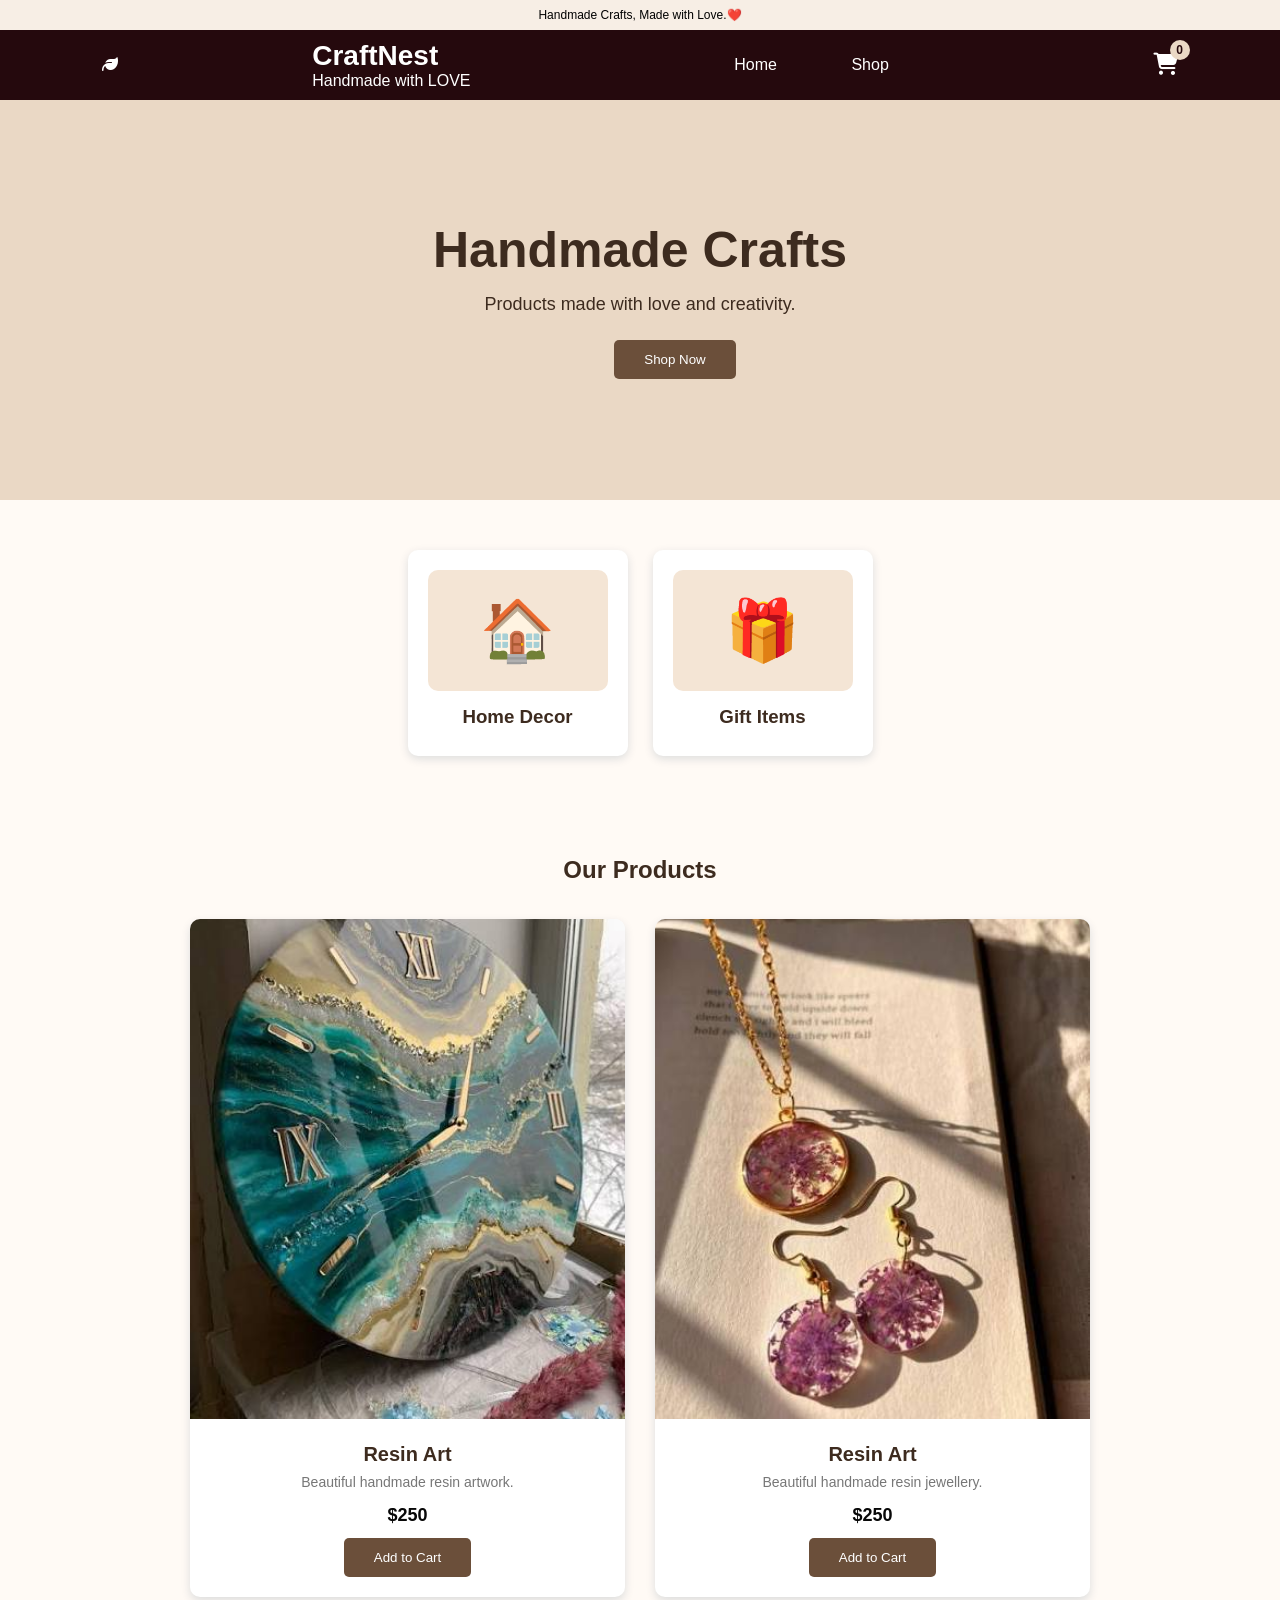
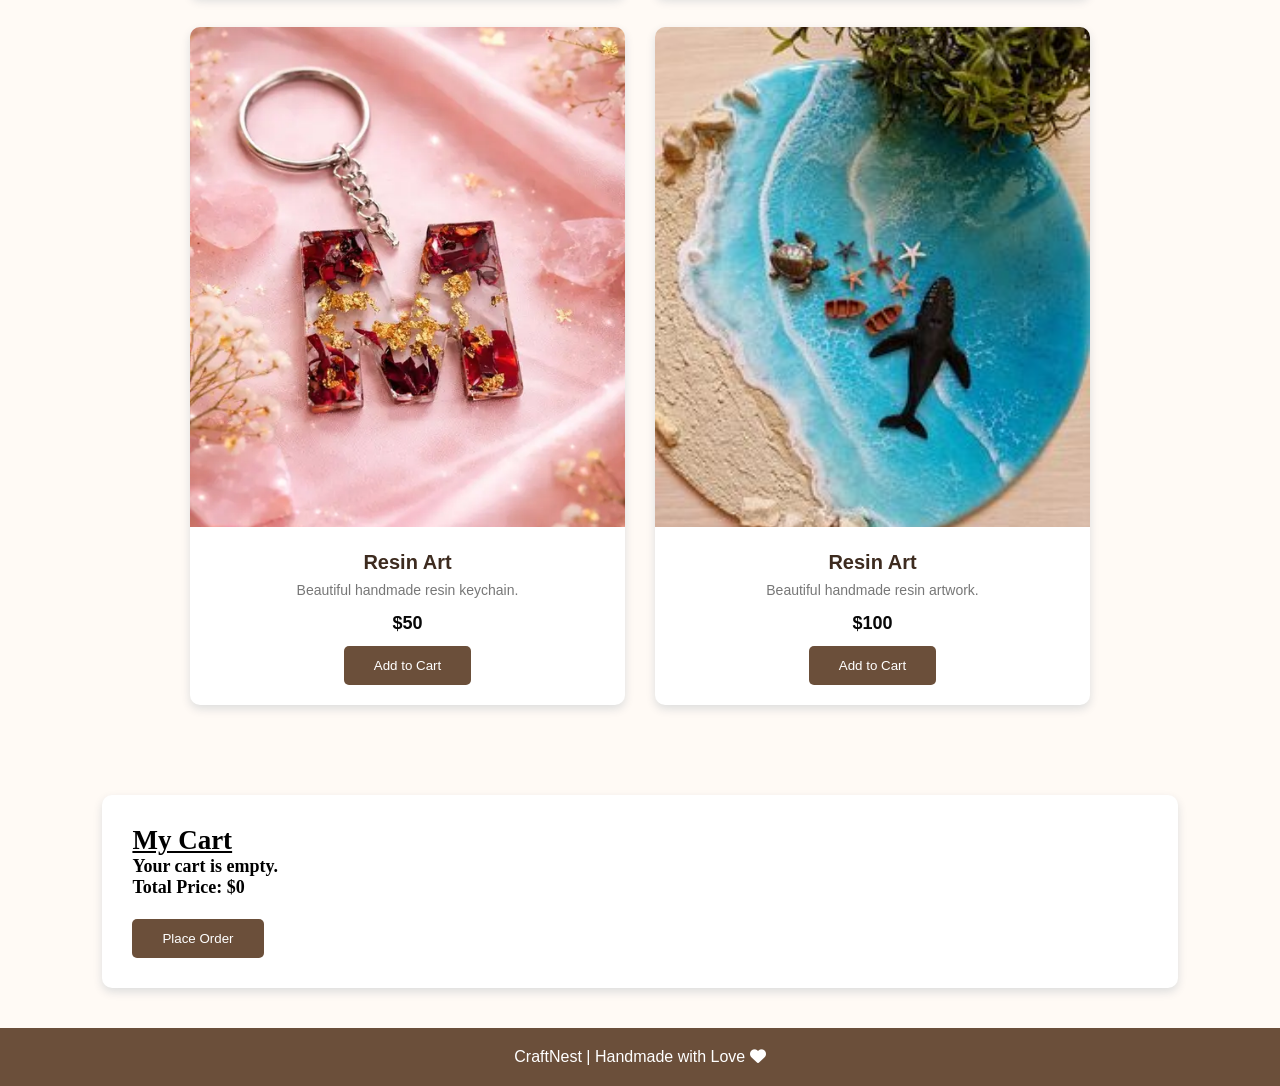
<file: index.html>
<!DOCTYPE html>
<html lang="en">
<head>
    <meta charset="UTF-8">
    <meta name="viewport" content="width=device-width, initial-scale=1.0">
    <title>CraftsNests | Handmade Crafts</title>
    <link rel="stylesheet" href="style.css">
    <link rel="stylesheet" href="https://cdnjs.cloudflare.com/ajax/libs/font-awesome/6.5.2/css/all.min.css">
</head>
<body>
    <div class="top-bar">
        <p> Handmade Crafts, Made with Love.❤️</p>

       
        
    </div>
    <header>
      
        <div class="logo">
            <i class="fa-solid fa-leaf"></i>
        </div>
             <div >
                 <h1>CraftNest</h1>
                 <span>Handmade with LOVE</span>
             </div>
      
        <nav >
            <a href="#home" class="home">Home</a>
            <a href="#products">Shop</a>
           
        </nav>
        
      
    <nav>
        <a href="#cart" class="cart">
            <i class="fa-solid fa-cart-shopping"></i>
            <sup id="cart-count">0</sup>
        </a>
    </nav>
      
</div>
      
    </header>


    <section class="hero">
        <div >
            <h2> Handmade Crafts</h2>
            <p> Products made with love and creativity.</p>
            <nav>

           <a href="#products">
            <button>Shop Now</button>
            </a>
            </nav>

        </div>
    </section>

    <section class="category">
        <div class="cards">
            <a href="homedecor.html" class="card">
                <div class="image">&#127968</div>
                    <h3>Home Decor</h3>
            </a>

            <a href="gifts.html" class="card">
               <div class="image">  &#127873</div>
                    <h3>Gift Items</h3>
            </a>   
          
         
        </div>
    </section>
     <!-- Products -->
    <section class="products" id="products">

        <h2>Our Products</h2>

        <div class="product-grid">

            <!-- Product 1 -->
            <div class="product-card">

                <img src="resin2.jpg" alt="Resin Art">

                <div class="product-info">

                    <h3>Resin Art</h3>

                    <p>Beautiful handmade resin artwork.</p>

                    <div class="product-bottom">

                        <span class="price">$250</span>

                        <button class="add-cart" data-name="Resin Art" data-price="250">
    Add to Cart
</button>

                    </div>

                </div>

            </div>
         <div class="product-card">

                <img src="resin4.jpg" alt="Resin Art">

                <div class="product-info">

                    <h3>Resin Art</h3>

                    <p>Beautiful handmade resin jewellery.</p>

                    <div class="product-bottom">

                        <span class="price">$250</span>

                      <button class="add-cart" data-name="Resin Jewellery" data-price="250">
    Add to Cart
</button>  
                    </div>

                </div>
                </div>

                  <div class="product-card">

                <img src="resin3.jpg" alt="Resin Art">

                <div class="product-info">

                    <h3>Resin Art</h3>

                    <p>Beautiful handmade resin keychain.</p>

                    <div class="product-bottom">

                        <span class="price">$50</span>

                       <button class="add-cart" data-name="Resin Keychain" data-price="50">
    Add to Cart
</button>

                    </div>

                </div>

            </div>
             <div class="product-card">

                <img src="resin1.jpg" alt="Resin Art">

                <div class="product-info">

                    <h3>Resin Art</h3>

                    <p>Beautiful handmade resin artwork.</p>

                    <div class="product-bottom">

                        <span class="price">$100</span>

                       <button class="add-cart" data-name="Resin Artwork" data-price="100">
    Add to Cart
</button> 

                    </div>

                </div>

            </div>
   
        </div>
    </section>
    <section id="cart">
        <div class="mycart">
            <h2><u>My Cart</u></h2>
              <div id="cart-items">
                <p>Your cart is empty.</p>
             </div>

            <p>Total Price: $<span id="total-price">0</span></p>
            <br>
            <button id="checkout-btn" onclick="checkoutCart()">Place Order</button>

        </div>

        <div id="custom-popup" class="popup-overlay">
        <div class="popup-box">
            <div class="popup-icon">✓</div>
            <h3 id="popup-title">Thank You</h3>
            <p id="popup-message">Your order has been placed.</p>
            <button onclick="closePopup()">OK</button>
        </div>
    </div>

    </section>
    <footer>
        <p>CraftNest | Handmade with Love <i class="fa fa-heart"></i></p>
    </footer>
    <script src="script.js"></script>
</body>
</html>
</file>
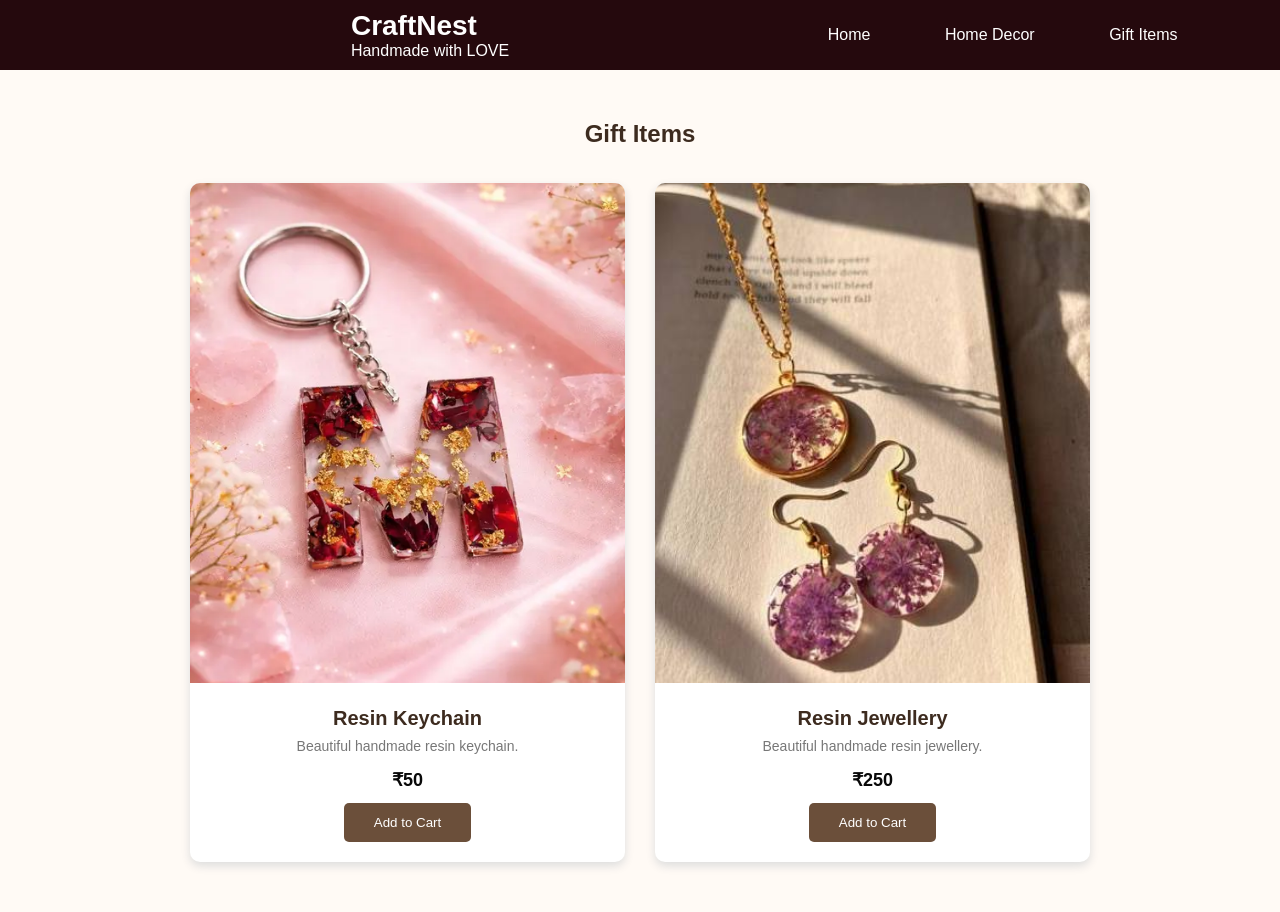
<file: gifts.html>
<!DOCTYPE html>
<html lang="en">
<head>
    <meta charset="UTF-8">
    <meta name="viewport" content="width=device-width, initial-scale=1.0">
    <title>Gift Items | CraftNest</title>
    <link rel="stylesheet" href="style.css">
</head>

<body>

    <header>

        <div class="logo">
            <i class="fa-solid fa-leaf"></i>
        </div>

        <div>
            <h1>CraftNest</h1>
            <span>Handmade with LOVE</span>
        </div>

        <nav>
            <a href="index.html">Home</a>
            <a href="homedecor.html">Home Decor</a>
            <a href="gifts.html">Gift Items</a>
        </nav>

    </header>

    <section class="products">

        <h2>Gift Items</h2>

        <div class="product-grid">

            <div class="product-card">

                <img src="resin3.jpg" alt="Resin Keychain">

                <div class="product-info">

                    <h3>Resin Keychain</h3>

                    <p>Beautiful handmade resin keychain.</p>

                    <div class="product-bottom">

                        <span class="price">₹50</span>

                        <button>Add to Cart</button>

                    </div>

                </div>

            </div>


            <div class="product-card">

                <img src="resin4.jpg" alt="Resin Jewellery">

                <div class="product-info">

                    <h3>Resin Jewellery</h3>

                    <p>Beautiful handmade resin jewellery.</p>

                    <div class="product-bottom">

                        <span class="price">₹250</span>

                        <button>Add to Cart</button>

                    </div>

                </div>

            </div>

        </div>

    </section>
<script src="script.js"></script>
</body>
</html>
</file>
<file: style.css>
*{
    margin:0;
    padding:0;
    box-sizing:border-box
}
html {
    scroll-behavior: smooth;
}

body{
    font-family: Arial,  sans-serif;
    background:#fffaf5;
    color:#3d2b1f;

}
.top-bar{
    background: #f7eee5;
    height:30px;
    display:flex;
    align-items: center;
    justify-content: center;
    font-size: 12px;
    color:black;
}

header{
    background: rgb(37, 9, 13);
    color:white;
    padding:10px 8%;
    display:flex;
    justify-content:space-between;
    align-items:center;
}
header h1{
    font-size: 28px;
}
nav a{
    color:white;
    text-decoration: none;
    margin-left:70px;
    
}
nav a:hover{
    color:beige;
}
.hero{
    height:400px;
    display:-webkit-flex;
    align-items: center;
    justify-content: center;
    text-align: center;
    background: #ead8c5;
}
.hero h2{
    font-size:50px;
    margin-bottom:15px;
}
.hero p{
   font-size:18px;
   margin-bottom: 25px;
}
button{
    border:none;
    border-radius: 5px;
    background: #6b4f3a;
    color:white;
    cursor:pointer;
    padding:12px 30px;
}
button:hover{
    background: #4d3627;
}
.category{
    padding:50px 8%;
    text-align: center;

}
.category h2{
    margin-bottom: 30px;
}
.cards{
    display:flex;
    justify-content: center;
    gap:25px;
    flex-wrap:wrap;
}
.card{
    background: white;
    width:220px;
    padding:20px;
    border-radius:10px;
    box-shadow:0 3px 10px #ddd;
     text-decoration: none;
    color: #3d2b1f;
    display: block;
}
.card:hover {
    transform: translateY(-5px);
    transition: 0.3s;
}
.image{
    font-size:60px;
    background:#f4e5d5;
    padding:25px;
    border-radius:10px;

}
.card h3{
    margin:15px 0 8px;
}
.card p{
    font-size: 14px;
}

.products {
    padding: 50px 8%;
}

.products h2 {
    text-align: center;
    margin-bottom: 35px;
}

.product-grid {
    display: grid;
    grid-template-columns: repeat(2, 1fr);
    gap: 30px;
    max-width: 900px;
    margin: auto;
}

.product-card {
    text-align: center;
    box-shadow: 0 4px 10px #ddd;
    border-radius: 10px;
    background: white;
    overflow: hidden;
    transition: 0.3s;
}

.product-card:hover {
    transform: translateY(-5px);
    box-shadow: 0 8px 20px #ccc;
}

.product-card img {
    width: 100%;
    height: 500px;
    object-fit: cover;
}

.product-info {
    padding: 20px;
}

.product-info h3 {
    font-size: 20px;
    margin-bottom: 8px;
}

.product-info p {
    font-size: 14px;
    color: #777;
    margin-bottom: 15px;
}

.product-bottom {
    display: flex;
    flex-direction: column;
    align-items: center;
    gap: 12px;
}

.price {
    font-size: 18px;
    font-weight: bold;
    color: #080808;
}
.mycart{
    width:84%;
  
   margin:40px auto;
   padding:30px;
    text-align: left;
    color:black;
    font-family:castaller;
    font-weight: bold;
    font-size: 18px;

    box-shadow: 0 4px 10px #ddd;
    border-radius: 10px;
    background: white;

  
    
   
}
.cart {
    position: relative;
    cursor: pointer;
    font-size: 22px;
}

.cart sup {
    position: absolute;
    top: -12px;
    right: -12px;
    background: #ead8c5;
    color: #25090d;
    font-size: 12px;
    font-weight: bold;
    border-radius: 50%;
    min-width: 20px;
    height: 20px;
    display: flex;
    align-items: center;
    justify-content: center;
}



footer{
    background:#6b4f3a;
    color:white;
    text-align:center;
    padding:20px;
    margin-top: 20px;
}
.remove-btn{
    background: #ccc;
   font-size: 10px; 
    color:black;
    border:none;
    border-radius: 5px;
    padding: 5px;
    cursor:pointer;
}
.remove-btn:hover{
    background: white;
}
@media (max-width: 600px) {

    header {
        padding: 15px 5%;
        flex-wrap: wrap;
        gap: 15px;
    }

    header h1 {
        font-size: 22px;
    }

    header span {
        font-size: 12px;
    }

    nav a {
        margin-left: 15px;
        font-size: 14px;
    }

    .hero {
        height: 300px;
        padding: 20px;
    }

    .hero h2 {
        font-size: 35px;
    }

    .hero p {
        font-size: 15px;
    }

    .product-grid {
        grid-template-columns: 1fr;
        gap: 20px;
    }

    .product-card img {
        height: 350px;
    }

    .cards {
        flex-direction: column;
        align-items: center;
    }

    .card {
        width: 90%;
        max-width: 300px;
    }

    .mycart {
        width: 90%;
        padding: 20px;
    }

    .cart-item {
        gap: 10px;
    }

}
/* Popup Modal Styles */
.popup-overlay {
    position: fixed;
    top: 0;
    left: 0;
    width: 100%;
    height: 100%;
    background: rgba(0, 0, 0, 0.5); /* Dimmed background */
    display: none; /* Hidden by default */
    align-items: center;
    justify-content: center;
    z-index: 2000;
}

.popup-box {
    background: white;
    padding: 30px;
    border-radius: 12px;
    text-align: center;
    box-shadow: 0 10px 25px rgba(0,0,0,0.2);
    max-width: 400px;
    width: 90%;
    animation: popupScale 0.3s ease-out;
}

@keyframes popupScale {
    from { transform: scale(0.7); opacity: 0; }
    to { transform: scale(1); opacity: 1; }
}

.popup-icon {
    font-size: 40px;
    color: #fff;
    background: #6b4f3a; /* Matches your theme button color */
    width: 60px;
    height: 60px;
    line-height: 60px;
    border-radius: 50%;
    margin: 0 auto 15px;
}

.popup-box h3 {
    font-size: 22px;
    margin-bottom: 10px;
    color:#6b4f3a(82, 82, 243);
}

.popup-box p {
    font-size: 15px;
    color: #666;
    margin-bottom: 20px;
    line-height: 1.4;
}

.popup-box button {
    width: 100%;
    padding: 10px;
}
</file>
